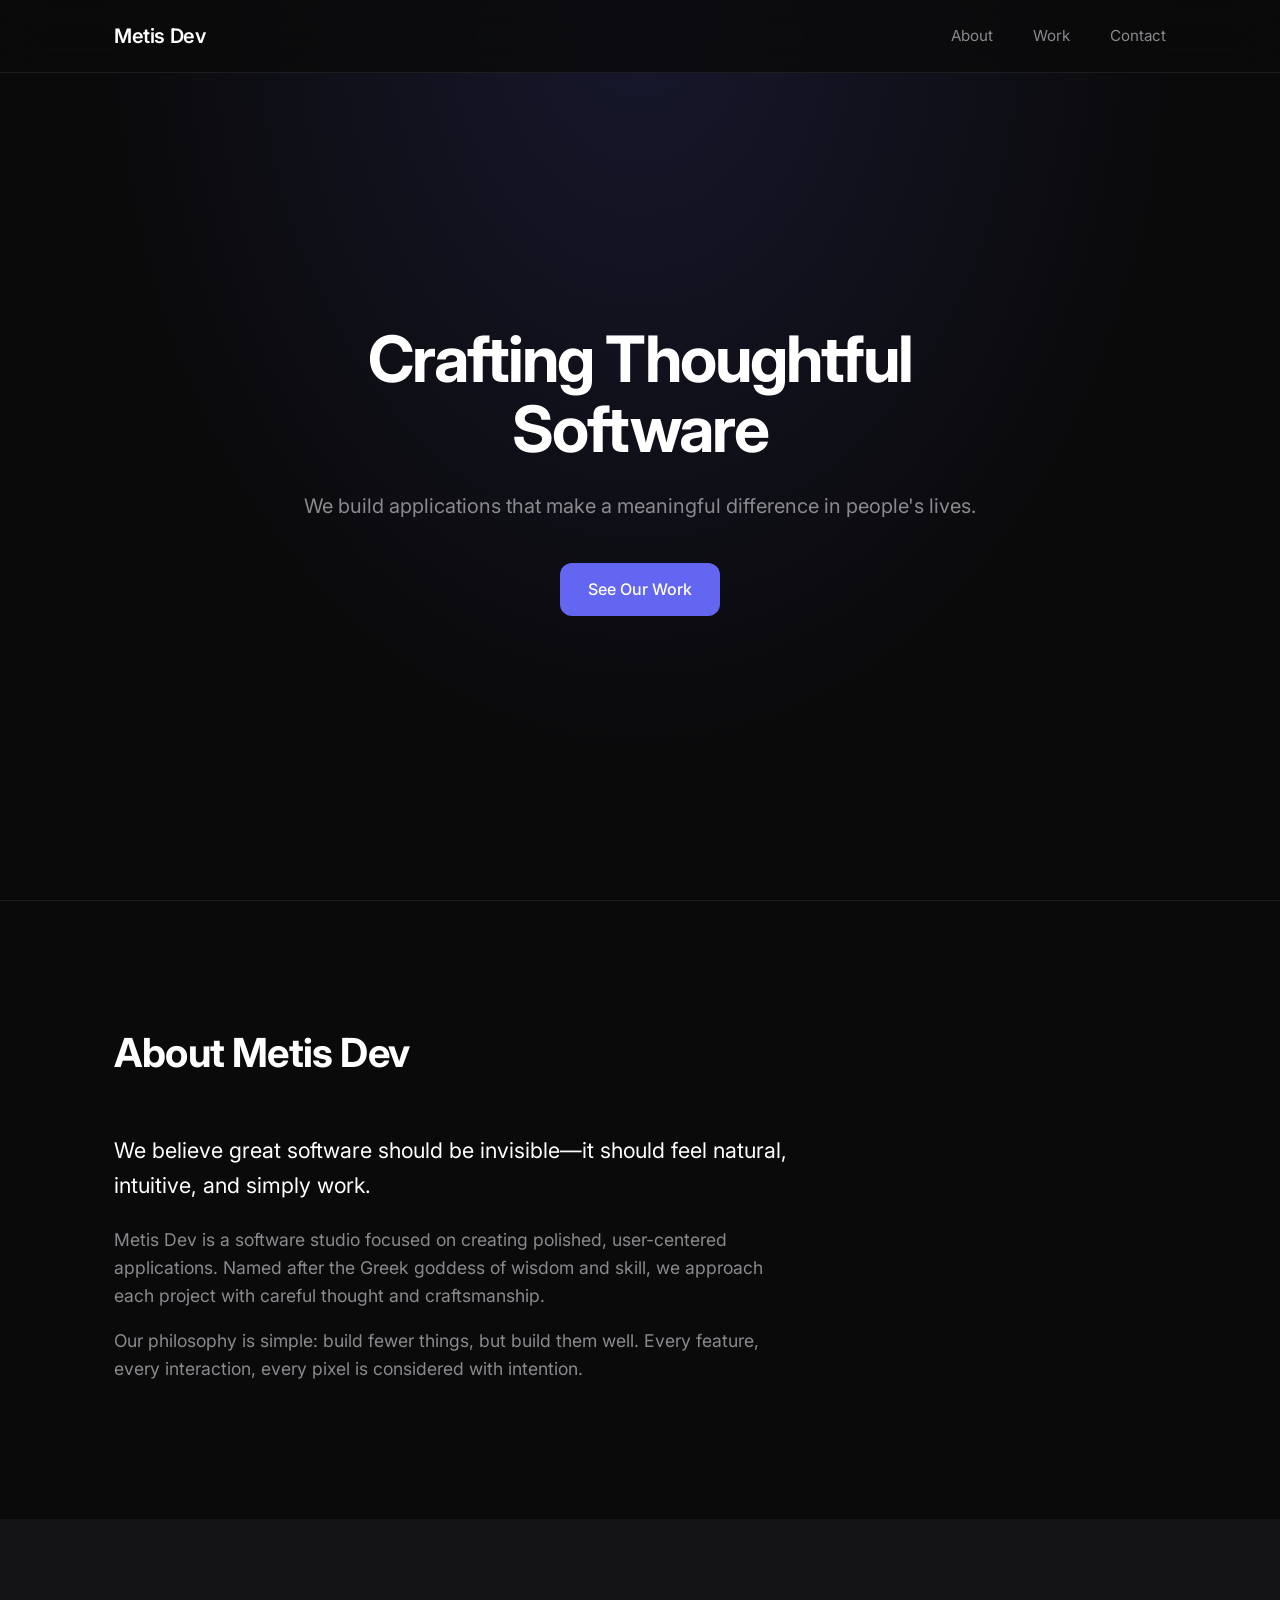
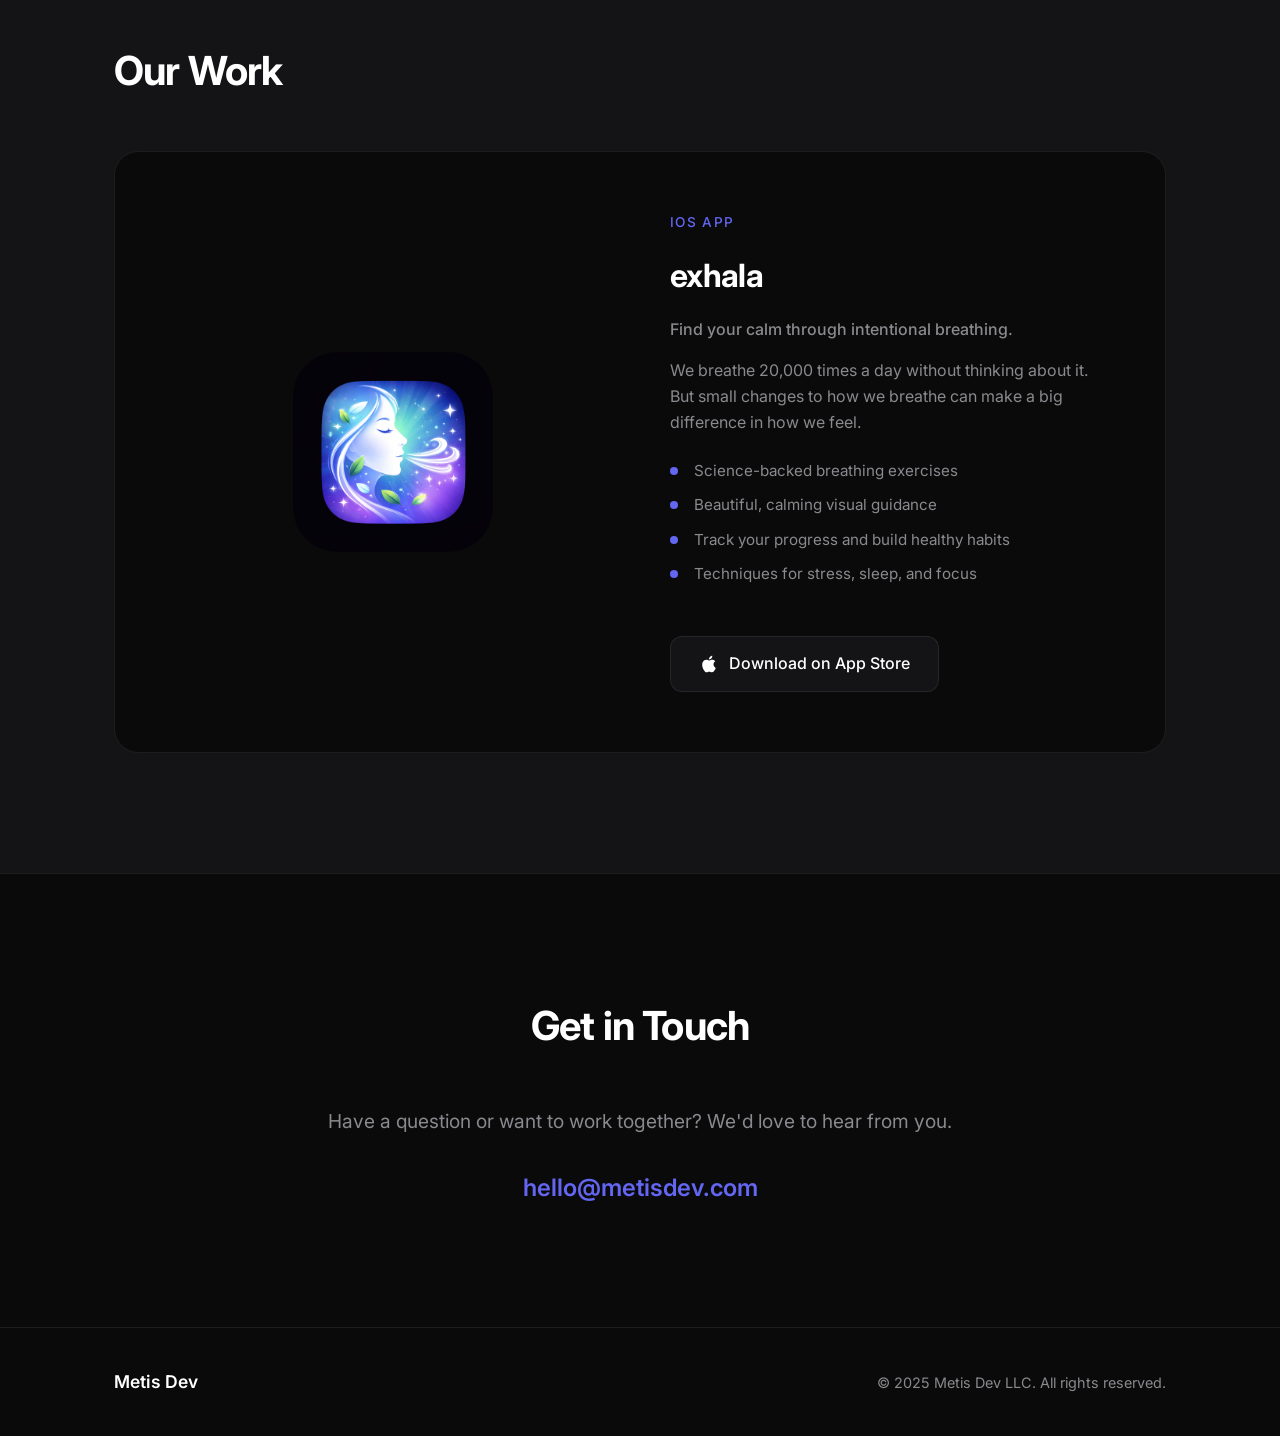
<file: index.html>
<!DOCTYPE html>
<html lang="en">
<head>
    <meta charset="UTF-8">
    <meta name="viewport" content="width=device-width, initial-scale=1.0">
    <title>Metis Dev | Crafting Thoughtful Software</title>
    <meta name="description" content="Metis Dev builds thoughtful, user-focused applications. Discover exhala, our breathing exercise app designed to help you find calm.">
    <link rel="stylesheet" href="styles.css">
    <link rel="preconnect" href="https://fonts.googleapis.com">
    <link rel="preconnect" href="https://fonts.gstatic.com" crossorigin>
    <link href="https://fonts.googleapis.com/css2?family=Inter:wght@300;400;500;600;700&display=swap" rel="stylesheet">
    <link rel="icon" type="image/svg+xml" href="data:image/svg+xml,<svg xmlns='http://www.w3.org/2000/svg' viewBox='0 0 100 100'><text y='.9em' font-size='90'>M</text></svg>">
</head>
<body>
    <nav class="nav">
        <div class="nav-container">
            <a href="#" class="logo">Metis Dev</a>
            <ul class="nav-links">
                <li><a href="#about">About</a></li>
                <li><a href="#work">Work</a></li>
                <li><a href="#contact">Contact</a></li>
            </ul>
            <button class="mobile-menu-btn" aria-label="Toggle menu">
                <span></span>
                <span></span>
                <span></span>
            </button>
        </div>
    </nav>

    <header class="hero">
        <div class="hero-content">
            <h1>Crafting Thoughtful Software</h1>
            <p>We build applications that make a meaningful difference in people's lives.</p>
            <a href="#work" class="btn btn-primary">See Our Work</a>
        </div>
    </header>

    <section id="about" class="section about">
        <div class="container">
            <h2>About Metis Dev</h2>
            <div class="about-content">
                <p class="lead">We believe great software should be invisible—it should feel natural, intuitive, and simply work.</p>
                <p>Metis Dev is a software studio focused on creating polished, user-centered applications. Named after the Greek goddess of wisdom and skill, we approach each project with careful thought and craftsmanship.</p>
                <p>Our philosophy is simple: build fewer things, but build them well. Every feature, every interaction, every pixel is considered with intention.</p>
            </div>
        </div>
    </section>

    <section id="work" class="section work">
        <div class="container">
            <h2>Our Work</h2>
            <div class="project-card">
                <div class="project-visual">
                    <img src="Exhale_icon_dark_blck_border.png" alt="exhala app icon" class="app-icon">
                </div>
                <div class="project-info">
                    <span class="project-label">iOS App</span>
                    <h3>exhala</h3>
                    <p class="project-tagline">Find your calm through intentional breathing.</p>
                    <p>We breathe 20,000 times a day without thinking about it. But small changes to how we breathe can make a big difference in how we feel.</p>
                    <ul class="feature-list">
                        <li>Science-backed breathing exercises</li>
                        <li>Beautiful, calming visual guidance</li>
                        <li>Track your progress and build healthy habits</li>
                        <li>Techniques for stress, sleep, and focus</li>
                    </ul>
                    <a href="https://itunes.apple.com/WebObjects/MZStore.woa/wa/viewSoftware?id=6758587096" class="btn btn-secondary app-store-btn">
                        <svg viewBox="0 0 24 24" width="20" height="20" fill="currentColor">
                            <path d="M18.71 19.5c-.83 1.24-1.71 2.45-3.05 2.47-1.34.03-1.77-.79-3.29-.79-1.53 0-2 .77-3.27.82-1.31.05-2.3-1.32-3.14-2.53C4.25 17 2.94 12.45 4.7 9.39c.87-1.52 2.43-2.48 4.12-2.51 1.28-.02 2.5.87 3.29.87.78 0 2.26-1.07 3.81-.91.65.03 2.47.26 3.64 1.98-.09.06-2.17 1.28-2.15 3.81.03 3.02 2.65 4.03 2.68 4.04-.03.07-.42 1.44-1.38 2.83M13 3.5c.73-.83 1.94-1.46 2.94-1.5.13 1.17-.34 2.35-1.04 3.19-.69.85-1.83 1.51-2.95 1.42-.15-1.15.41-2.35 1.05-3.11z"/>
                        </svg>
                        Download on App Store
                    </a>
                </div>
            </div>
        </div>
    </section>

    <section id="contact" class="section contact">
        <div class="container">
            <h2>Get in Touch</h2>
            <p class="contact-text">Have a question or want to work together? We'd love to hear from you.</p>
            <a href="mailto:hello@metisdev.com" class="contact-email">hello@metisdev.com</a>
        </div>
    </section>

    <footer class="footer">
        <div class="container">
            <div class="footer-content">
                <span class="footer-logo">Metis Dev</span>
                <p>&copy; 2025 Metis Dev LLC. All rights reserved.</p>
            </div>
        </div>
    </footer>

    <script src="script.js"></script>
</body>
</html>
</file>
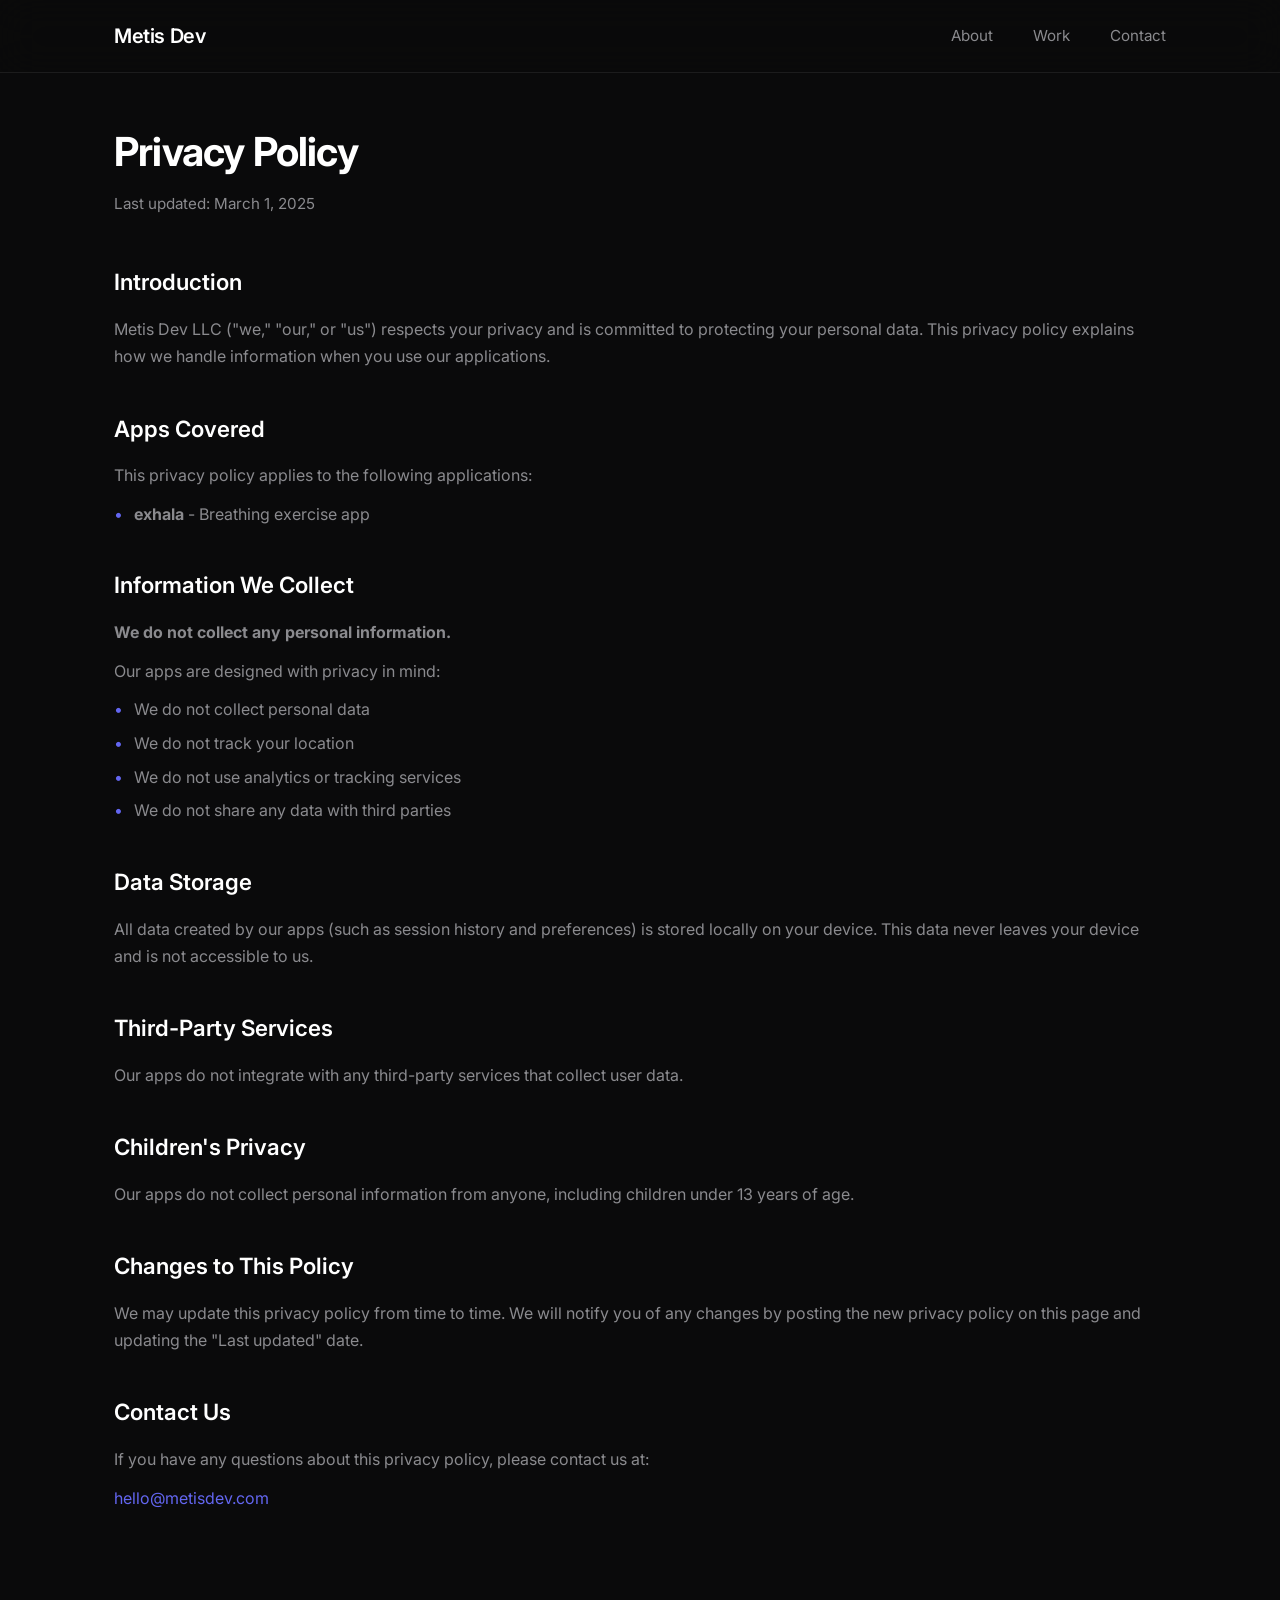
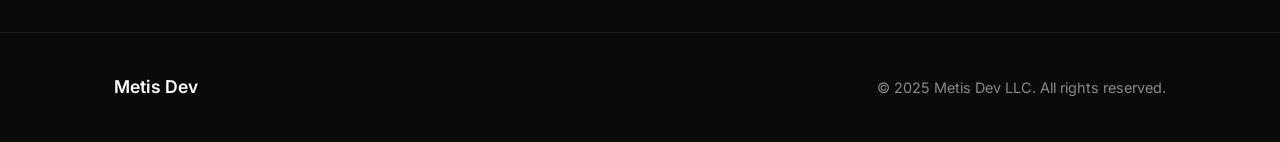
<file: privacy.html>
<!DOCTYPE html>
<html lang="en">
<head>
    <meta charset="UTF-8">
    <meta name="viewport" content="width=device-width, initial-scale=1.0">
    <title>Privacy Policy | Metis Dev</title>
    <meta name="description" content="Privacy Policy for Metis Dev applications including exhala.">
    <link rel="stylesheet" href="styles.css">
    <link rel="preconnect" href="https://fonts.googleapis.com">
    <link rel="preconnect" href="https://fonts.gstatic.com" crossorigin>
    <link href="https://fonts.googleapis.com/css2?family=Inter:wght@300;400;500;600;700&display=swap" rel="stylesheet">
    <link rel="icon" type="image/svg+xml" href="data:image/svg+xml,<svg xmlns='http://www.w3.org/2000/svg' viewBox='0 0 100 100'><text y='.9em' font-size='90'>M</text></svg>">
</head>
<body>
    <nav class="nav">
        <div class="nav-container">
            <a href="index.html" class="logo">Metis Dev</a>
            <ul class="nav-links">
                <li><a href="index.html#about">About</a></li>
                <li><a href="index.html#work">Work</a></li>
                <li><a href="index.html#contact">Contact</a></li>
            </ul>
            <button class="mobile-menu-btn" aria-label="Toggle menu">
                <span></span>
                <span></span>
                <span></span>
            </button>
        </div>
    </nav>

    <main class="legal-page">
        <div class="container">
            <h1>Privacy Policy</h1>
            <p class="last-updated">Last updated: March 1, 2025</p>

            <section class="legal-section">
                <h2>Introduction</h2>
                <p>Metis Dev LLC ("we," "our," or "us") respects your privacy and is committed to protecting your personal data. This privacy policy explains how we handle information when you use our applications.</p>
            </section>

            <section class="legal-section">
                <h2>Apps Covered</h2>
                <p>This privacy policy applies to the following applications:</p>
                <ul>
                    <li><strong>exhala</strong> - Breathing exercise app</li>
                </ul>
            </section>

            <section class="legal-section">
                <h2>Information We Collect</h2>
                <p><strong>We do not collect any personal information.</strong></p>
                <p>Our apps are designed with privacy in mind:</p>
                <ul>
                    <li>We do not collect personal data</li>
                    <li>We do not track your location</li>
                    <li>We do not use analytics or tracking services</li>
                    <li>We do not share any data with third parties</li>
                </ul>
            </section>

            <section class="legal-section">
                <h2>Data Storage</h2>
                <p>All data created by our apps (such as session history and preferences) is stored locally on your device. This data never leaves your device and is not accessible to us.</p>
            </section>

            <section class="legal-section">
                <h2>Third-Party Services</h2>
                <p>Our apps do not integrate with any third-party services that collect user data.</p>
            </section>

            <section class="legal-section">
                <h2>Children's Privacy</h2>
                <p>Our apps do not collect personal information from anyone, including children under 13 years of age.</p>
            </section>

            <section class="legal-section">
                <h2>Changes to This Policy</h2>
                <p>We may update this privacy policy from time to time. We will notify you of any changes by posting the new privacy policy on this page and updating the "Last updated" date.</p>
            </section>

            <section class="legal-section">
                <h2>Contact Us</h2>
                <p>If you have any questions about this privacy policy, please contact us at:</p>
                <p><a href="mailto:hello@metisdev.com">hello@metisdev.com</a></p>
            </section>
        </div>
    </main>

    <footer class="footer">
        <div class="container">
            <div class="footer-content">
                <span class="footer-logo">Metis Dev</span>
                <p>&copy; 2025 Metis Dev LLC. All rights reserved.</p>
            </div>
        </div>
    </footer>

    <script src="script.js"></script>
</body>
</html>
</file>
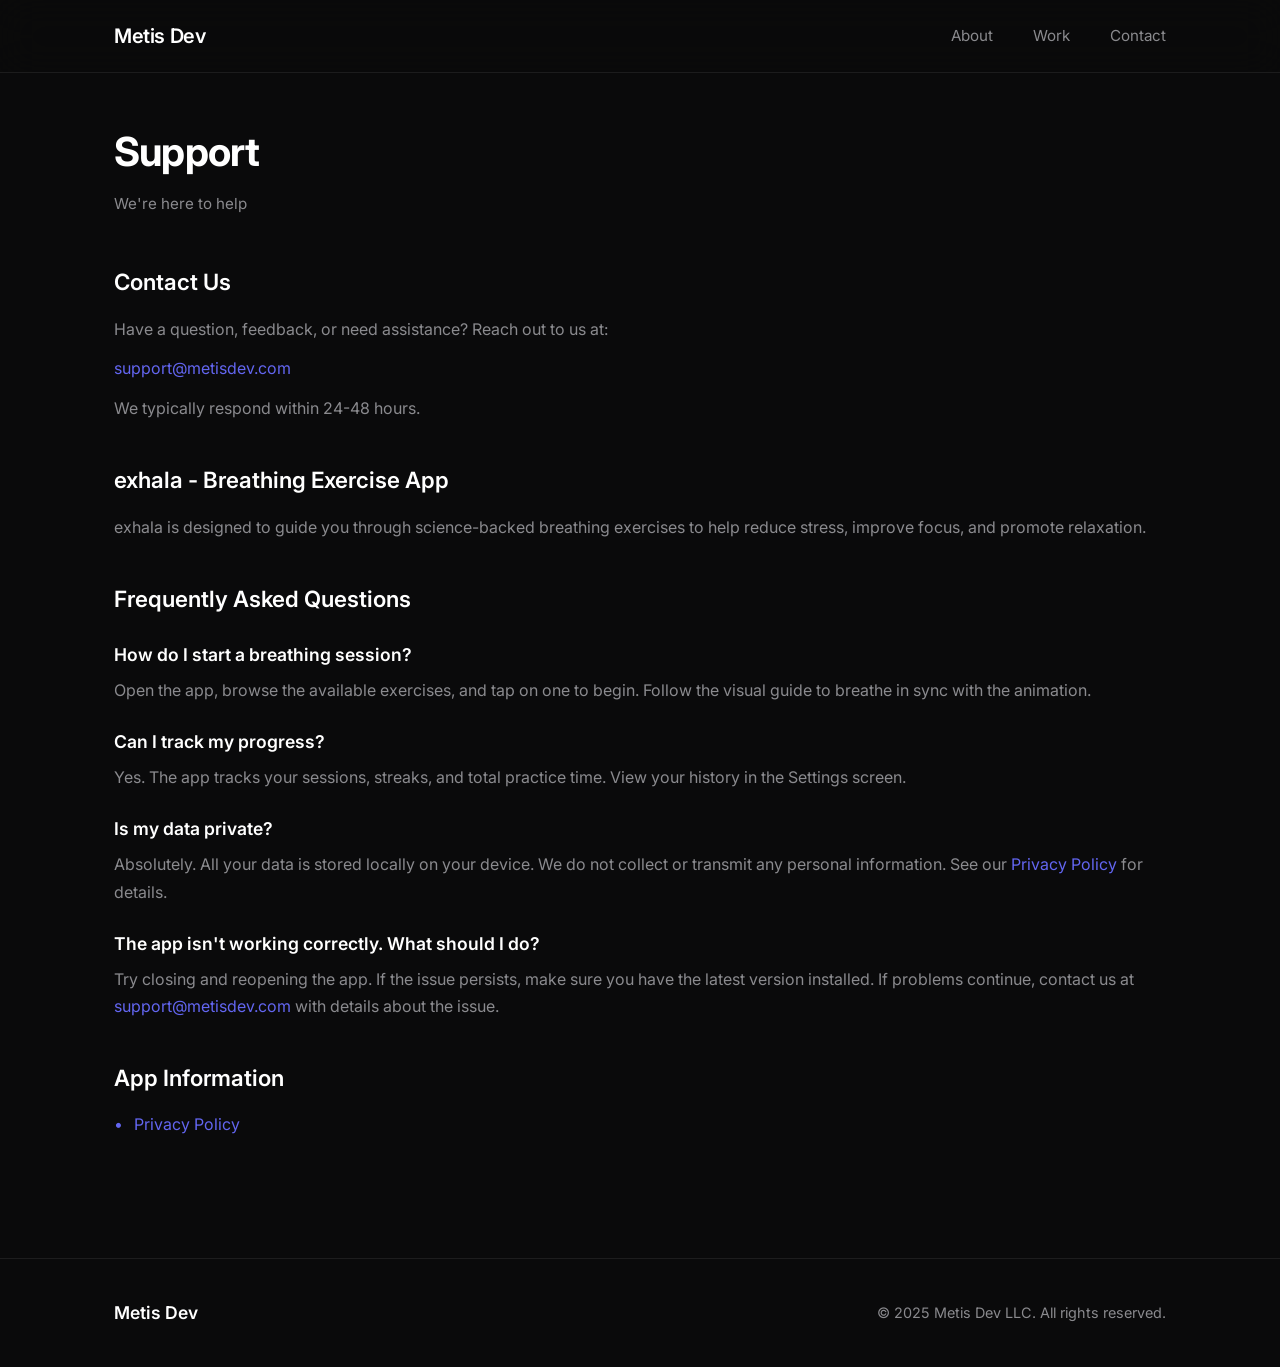
<file: support.html>
<!DOCTYPE html>
<html lang="en">
<head>
    <meta charset="UTF-8">
    <meta name="viewport" content="width=device-width, initial-scale=1.0">
    <title>Support | Metis Dev</title>
    <meta name="description" content="Get help and support for Metis Dev applications including exhala.">
    <link rel="stylesheet" href="styles.css">
    <link rel="preconnect" href="https://fonts.googleapis.com">
    <link rel="preconnect" href="https://fonts.gstatic.com" crossorigin>
    <link href="https://fonts.googleapis.com/css2?family=Inter:wght@300;400;500;600;700&display=swap" rel="stylesheet">
    <link rel="icon" type="image/svg+xml" href="data:image/svg+xml,<svg xmlns='http://www.w3.org/2000/svg' viewBox='0 0 100 100'><text y='.9em' font-size='90'>M</text></svg>">
</head>
<body>
    <nav class="nav">
        <div class="nav-container">
            <a href="index.html" class="logo">Metis Dev</a>
            <ul class="nav-links">
                <li><a href="index.html#about">About</a></li>
                <li><a href="index.html#work">Work</a></li>
                <li><a href="index.html#contact">Contact</a></li>
            </ul>
            <button class="mobile-menu-btn" aria-label="Toggle menu">
                <span></span>
                <span></span>
                <span></span>
            </button>
        </div>
    </nav>

    <main class="legal-page">
        <div class="container">
            <h1>Support</h1>
            <p class="last-updated">We're here to help</p>

            <section class="legal-section">
                <h2>Contact Us</h2>
                <p>Have a question, feedback, or need assistance? Reach out to us at:</p>
                <p><a href="mailto:support@metisdev.com">support@metisdev.com</a></p>
                <p>We typically respond within 24-48 hours.</p>
            </section>

            <section class="legal-section">
                <h2>exhala - Breathing Exercise App</h2>
                <p>exhala is designed to guide you through science-backed breathing exercises to help reduce stress, improve focus, and promote relaxation.</p>
            </section>

            <section class="legal-section">
                <h2>Frequently Asked Questions</h2>

                <h3>How do I start a breathing session?</h3>
                <p>Open the app, browse the available exercises, and tap on one to begin. Follow the visual guide to breathe in sync with the animation.</p>

                <h3>Can I track my progress?</h3>
                <p>Yes. The app tracks your sessions, streaks, and total practice time. View your history in the Settings screen.</p>

                <h3>Is my data private?</h3>
                <p>Absolutely. All your data is stored locally on your device. We do not collect or transmit any personal information. See our <a href="privacy.html">Privacy Policy</a> for details.</p>

                <h3>The app isn't working correctly. What should I do?</h3>
                <p>Try closing and reopening the app. If the issue persists, make sure you have the latest version installed. If problems continue, contact us at <a href="mailto:support@metisdev.com">support@metisdev.com</a> with details about the issue.</p>
            </section>

            <section class="legal-section">
                <h2>App Information</h2>
                <ul>
                    <li><a href="privacy.html">Privacy Policy</a></li>
                </ul>
            </section>
        </div>
    </main>

    <footer class="footer">
        <div class="container">
            <div class="footer-content">
                <span class="footer-logo">Metis Dev</span>
                <p>&copy; 2025 Metis Dev LLC. All rights reserved.</p>
            </div>
        </div>
    </footer>

    <script src="script.js"></script>
</body>
</html>
</file>
<file: styles.css>
/* Reset & Base */
*, *::before, *::after {
    box-sizing: border-box;
    margin: 0;
    padding: 0;
}

:root {
    --color-bg: #0a0a0b;
    --color-bg-elevated: #141416;
    --color-text: #ffffff;
    --color-text-muted: #8a8a8e;
    --color-accent: #6366f1;
    --color-accent-hover: #818cf8;
    --color-border: rgba(255, 255, 255, 0.08);
    --font-family: 'Inter', -apple-system, BlinkMacSystemFont, sans-serif;
    --transition: 0.3s ease;
}

html {
    scroll-behavior: smooth;
}

body {
    font-family: var(--font-family);
    background-color: var(--color-bg);
    color: var(--color-text);
    line-height: 1.6;
    -webkit-font-smoothing: antialiased;
}

.container {
    max-width: 1100px;
    margin: 0 auto;
    padding: 0 24px;
}

/* Navigation */
.nav {
    position: fixed;
    top: 0;
    left: 0;
    right: 0;
    z-index: 100;
    background: rgba(10, 10, 11, 0.8);
    backdrop-filter: blur(20px);
    border-bottom: 1px solid var(--color-border);
}

.nav-container {
    max-width: 1100px;
    margin: 0 auto;
    padding: 0 24px;
    height: 72px;
    display: flex;
    align-items: center;
    justify-content: space-between;
}

.logo {
    font-size: 1.25rem;
    font-weight: 600;
    color: var(--color-text);
    text-decoration: none;
    letter-spacing: -0.02em;
}

.nav-links {
    display: flex;
    list-style: none;
    gap: 40px;
}

.nav-links a {
    color: var(--color-text-muted);
    text-decoration: none;
    font-size: 0.95rem;
    font-weight: 400;
    transition: color var(--transition);
}

.nav-links a:hover {
    color: var(--color-text);
}

.mobile-menu-btn {
    display: none;
    flex-direction: column;
    gap: 5px;
    background: none;
    border: none;
    cursor: pointer;
    padding: 8px;
}

.mobile-menu-btn span {
    width: 24px;
    height: 2px;
    background: var(--color-text);
    transition: var(--transition);
}

/* Hero */
.hero {
    min-height: 100vh;
    display: flex;
    align-items: center;
    justify-content: center;
    text-align: center;
    padding: 120px 24px 80px;
    background: radial-gradient(ellipse at 50% 0%, rgba(99, 102, 241, 0.15) 0%, transparent 60%);
}

.hero-content {
    max-width: 700px;
}

.hero h1 {
    font-size: clamp(2.5rem, 6vw, 4rem);
    font-weight: 700;
    letter-spacing: -0.03em;
    line-height: 1.1;
    margin-bottom: 24px;
}

.hero p {
    font-size: 1.25rem;
    color: var(--color-text-muted);
    margin-bottom: 40px;
    line-height: 1.7;
}

/* Buttons */
.btn {
    display: inline-flex;
    align-items: center;
    gap: 10px;
    padding: 14px 28px;
    border-radius: 12px;
    font-size: 1rem;
    font-weight: 500;
    text-decoration: none;
    transition: all var(--transition);
    cursor: pointer;
    border: none;
}

.btn-primary {
    background: var(--color-accent);
    color: white;
}

.btn-primary:hover {
    background: var(--color-accent-hover);
    transform: translateY(-2px);
}

.btn-secondary {
    background: var(--color-bg-elevated);
    color: var(--color-text);
    border: 1px solid var(--color-border);
}

.btn-secondary:hover {
    border-color: rgba(255, 255, 255, 0.2);
    background: rgba(255, 255, 255, 0.05);
}

/* Sections */
.section {
    padding: 120px 0;
}

.section h2 {
    font-size: 2.5rem;
    font-weight: 700;
    letter-spacing: -0.02em;
    margin-bottom: 48px;
}

/* About */
.about {
    border-top: 1px solid var(--color-border);
}

.about-content {
    max-width: 680px;
}

.about-content .lead {
    font-size: 1.35rem;
    color: var(--color-text);
    margin-bottom: 24px;
    line-height: 1.6;
}

.about-content p {
    color: var(--color-text-muted);
    font-size: 1.1rem;
    margin-bottom: 16px;
}

/* Work / Projects */
.work {
    background: var(--color-bg-elevated);
}

.project-card {
    display: grid;
    grid-template-columns: 1fr 1fr;
    gap: 60px;
    align-items: center;
    background: var(--color-bg);
    border-radius: 24px;
    padding: 60px;
    border: 1px solid var(--color-border);
}

.project-visual {
    display: flex;
    justify-content: center;
    align-items: center;
}

.app-icon {
    width: 200px;
    height: 200px;
    border-radius: 22.37%;
}

.project-info {
    display: flex;
    flex-direction: column;
    gap: 16px;
}

.project-label {
    font-size: 0.85rem;
    font-weight: 500;
    color: var(--color-accent);
    text-transform: uppercase;
    letter-spacing: 0.1em;
}

.project-info h3 {
    font-size: 2rem;
    font-weight: 700;
    letter-spacing: -0.02em;
}

.project-tagline {
    font-size: 1.2rem;
    color: var(--color-text);
    font-weight: 500;
}

.project-info p {
    color: var(--color-text-muted);
    font-size: 1rem;
}

.feature-list {
    list-style: none;
    margin: 8px 0 16px;
}

.feature-list li {
    position: relative;
    padding-left: 24px;
    margin-bottom: 10px;
    color: var(--color-text-muted);
    font-size: 0.95rem;
}

.feature-list li::before {
    content: "";
    position: absolute;
    left: 0;
    top: 8px;
    width: 8px;
    height: 8px;
    background: var(--color-accent);
    border-radius: 50%;
}

.app-store-btn {
    width: fit-content;
    margin-top: 8px;
}

/* Contact */
.contact {
    text-align: center;
    border-top: 1px solid var(--color-border);
}

.contact-text {
    font-size: 1.2rem;
    color: var(--color-text-muted);
    margin-bottom: 32px;
}

.contact-email {
    font-size: 1.5rem;
    font-weight: 600;
    color: var(--color-accent);
    text-decoration: none;
    transition: color var(--transition);
}

.contact-email:hover {
    color: var(--color-accent-hover);
}

/* Footer */
.footer {
    padding: 40px 0;
    border-top: 1px solid var(--color-border);
}

.footer-content {
    display: flex;
    justify-content: space-between;
    align-items: center;
}

.footer-logo {
    font-weight: 600;
    font-size: 1.1rem;
}

.footer p {
    color: var(--color-text-muted);
    font-size: 0.9rem;
}

/* Mobile Responsive */
@media (max-width: 900px) {
    .project-card {
        grid-template-columns: 1fr;
        text-align: center;
        padding: 40px 30px;
    }

    .project-visual {
        order: -1;
    }

    .project-info {
        align-items: center;
    }

    .feature-list {
        text-align: left;
        display: inline-block;
    }
}

@media (max-width: 768px) {
    .nav-links {
        display: none;
        position: absolute;
        top: 72px;
        left: 0;
        right: 0;
        background: var(--color-bg);
        flex-direction: column;
        padding: 24px;
        gap: 20px;
        border-bottom: 1px solid var(--color-border);
    }

    .nav-links.active {
        display: flex;
    }

    .mobile-menu-btn {
        display: flex;
    }

    .mobile-menu-btn.active span:nth-child(1) {
        transform: rotate(45deg) translate(5px, 5px);
    }

    .mobile-menu-btn.active span:nth-child(2) {
        opacity: 0;
    }

    .mobile-menu-btn.active span:nth-child(3) {
        transform: rotate(-45deg) translate(5px, -5px);
    }

    .hero {
        padding: 100px 24px 60px;
    }

    .section {
        padding: 80px 0;
    }

    .section h2 {
        font-size: 2rem;
    }

    .app-icon {
        width: 160px;
        height: 160px;
        border-radius: 22.37%;
    }

    .footer-content {
        flex-direction: column;
        gap: 12px;
        text-align: center;
    }
}

/* Legal Pages (Privacy, Terms) */
.legal-page {
    padding: 120px 0 80px;
    min-height: calc(100vh - 200px);
}

.legal-page h1 {
    font-size: 2.5rem;
    font-weight: 700;
    letter-spacing: -0.02em;
    margin-bottom: 8px;
}

.legal-page .last-updated {
    color: var(--color-text-muted);
    font-size: 0.95rem;
    margin-bottom: 48px;
}

.legal-section {
    margin-bottom: 40px;
}

.legal-section h2 {
    font-size: 1.4rem;
    font-weight: 600;
    margin-bottom: 16px;
    color: var(--color-text);
}

.legal-section p {
    color: var(--color-text-muted);
    font-size: 1rem;
    margin-bottom: 12px;
    line-height: 1.7;
}

.legal-section ul {
    list-style: none;
    margin: 12px 0;
}

.legal-section ul li {
    position: relative;
    padding-left: 20px;
    margin-bottom: 8px;
    color: var(--color-text-muted);
    font-size: 1rem;
}

.legal-section ul li::before {
    content: "•";
    position: absolute;
    left: 0;
    color: var(--color-accent);
}

.legal-section a {
    color: var(--color-accent);
    text-decoration: none;
}

.legal-section a:hover {
    color: var(--color-accent-hover);
}

.legal-section h3 {
    font-size: 1.1rem;
    font-weight: 600;
    margin: 24px 0 8px;
    color: var(--color-text);
}
</file>
